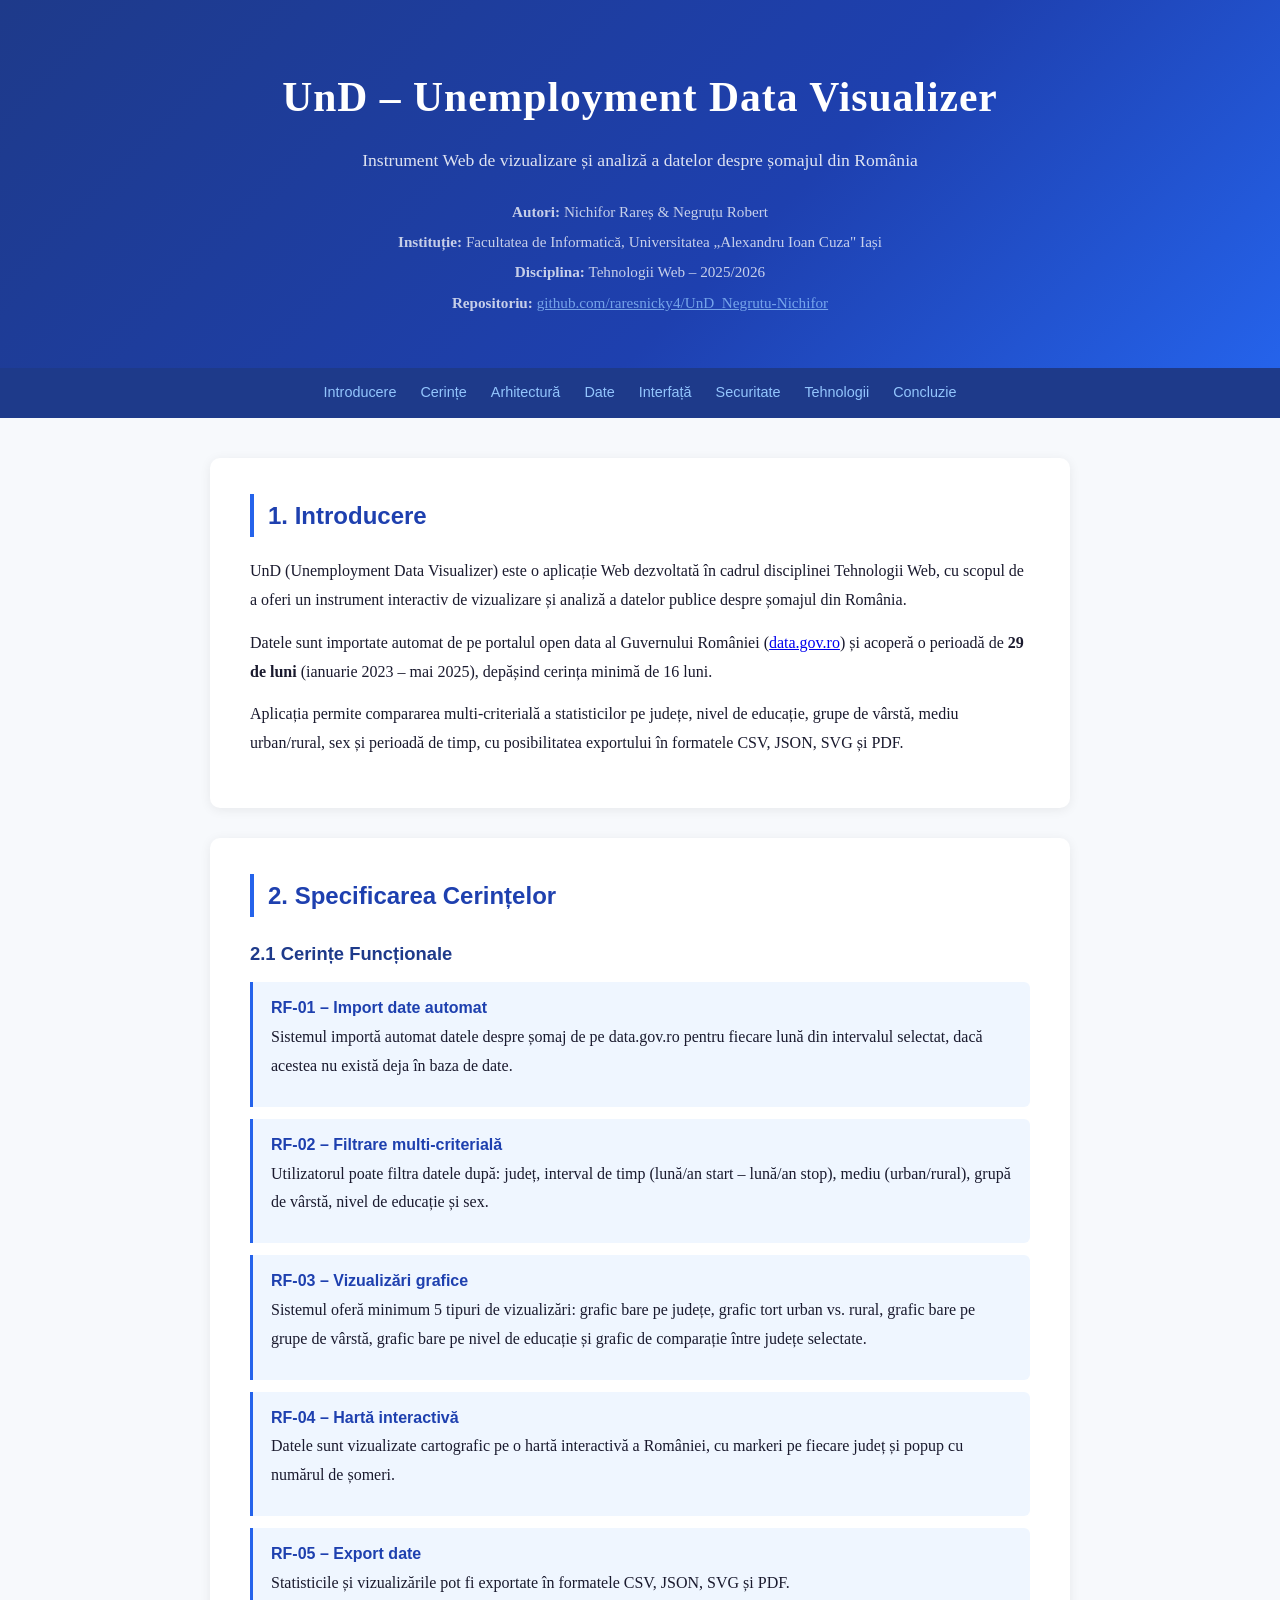
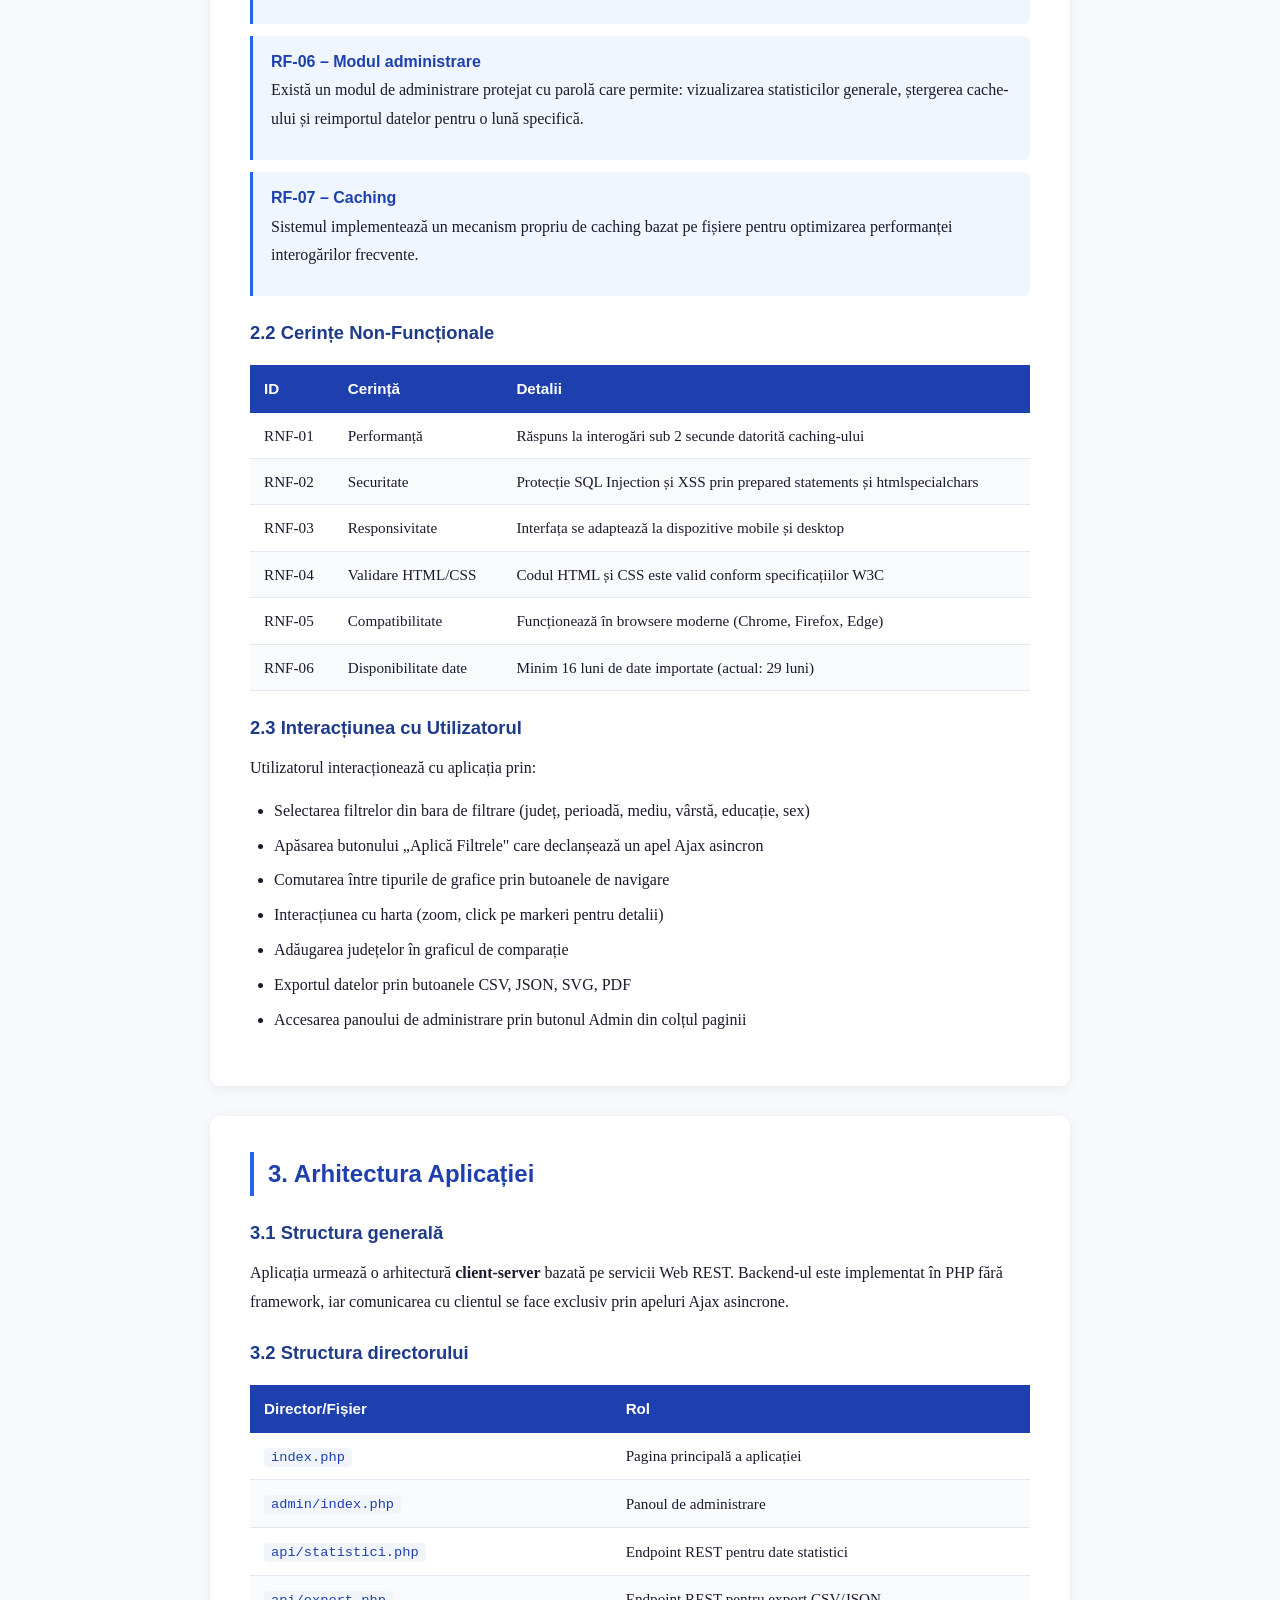
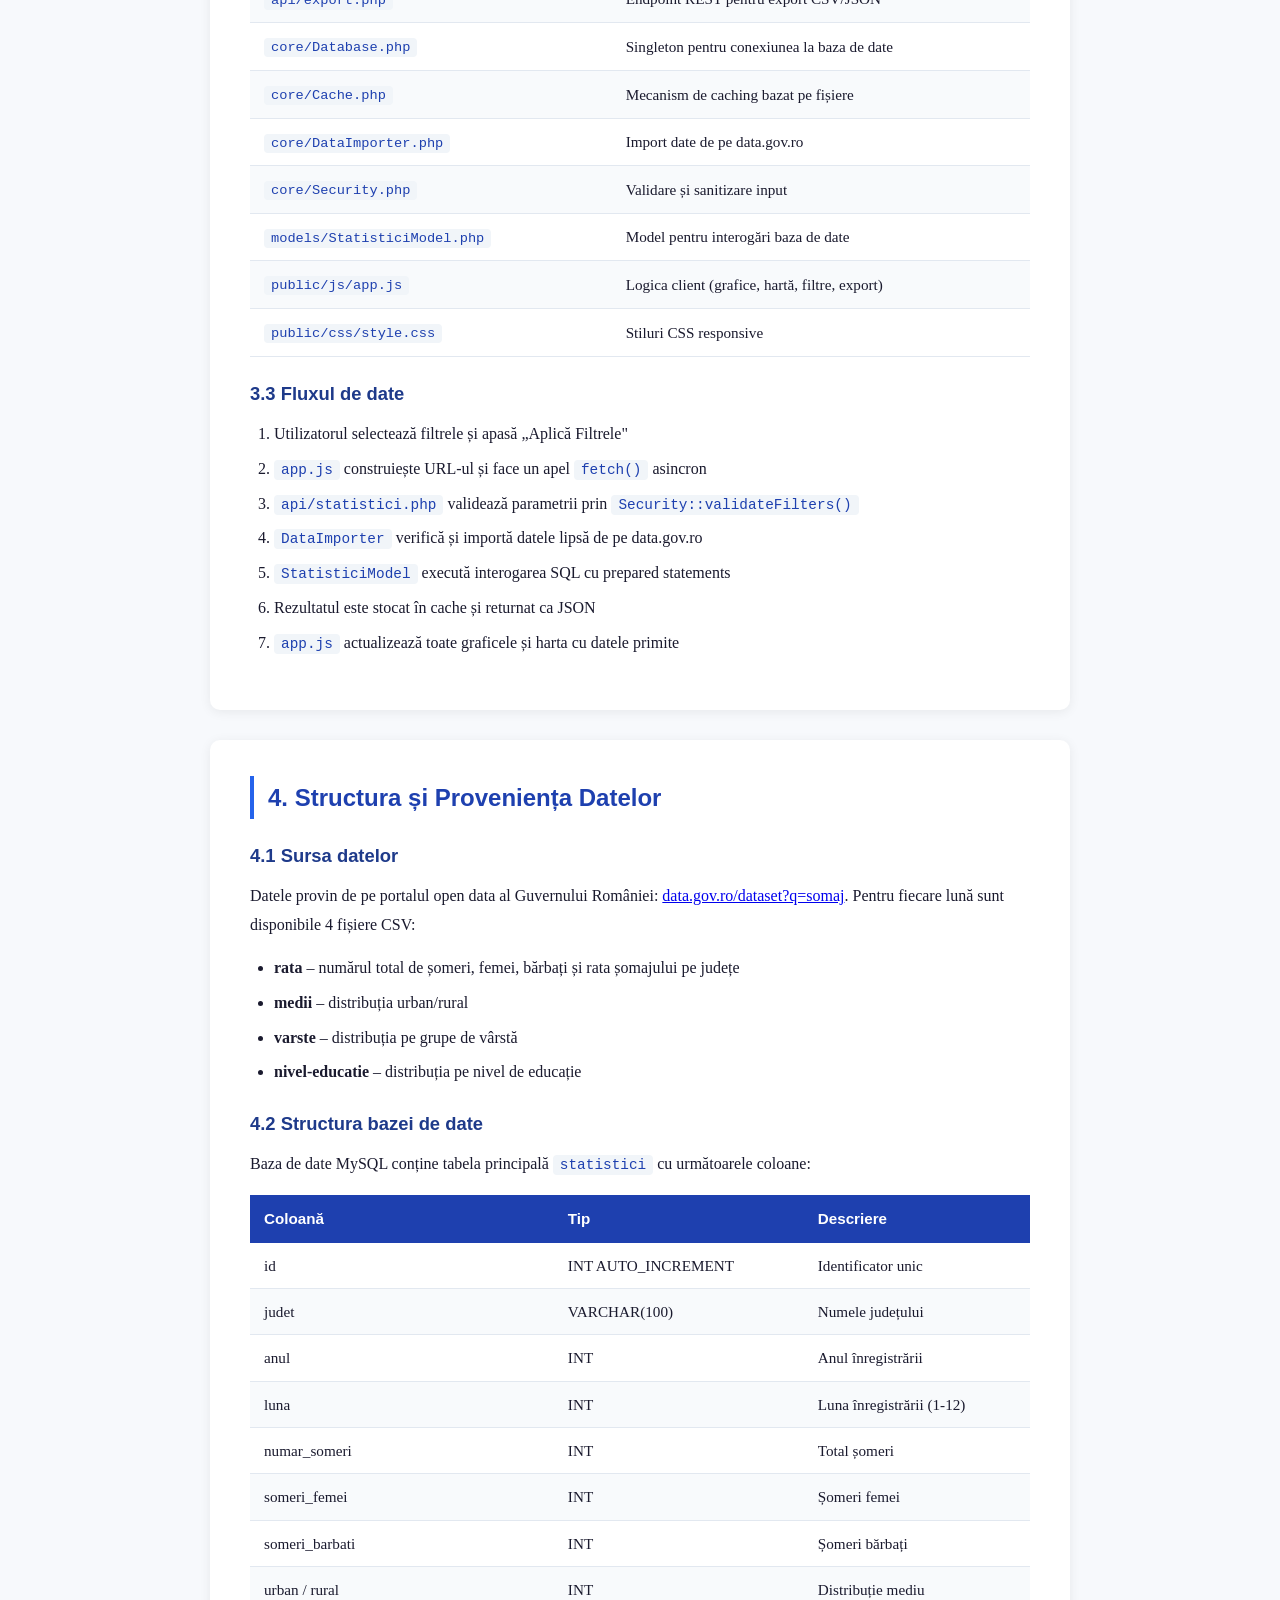
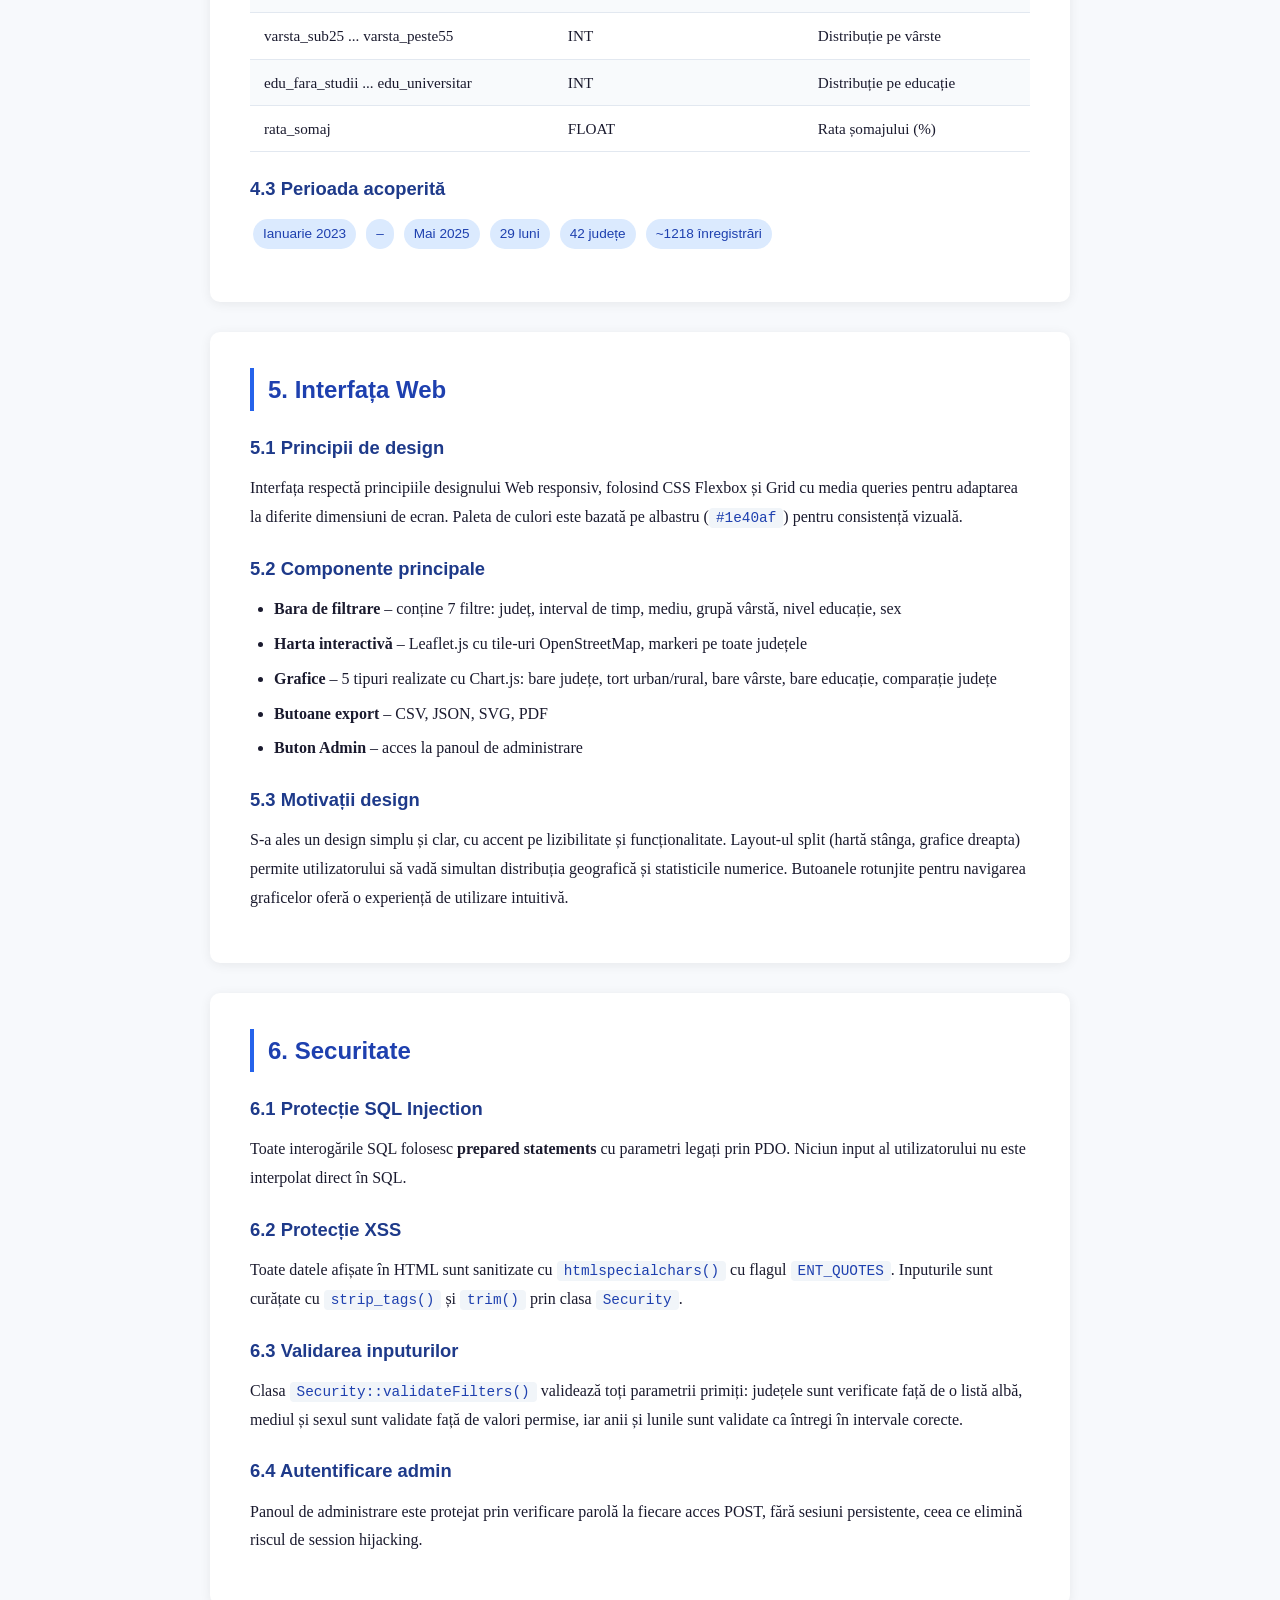
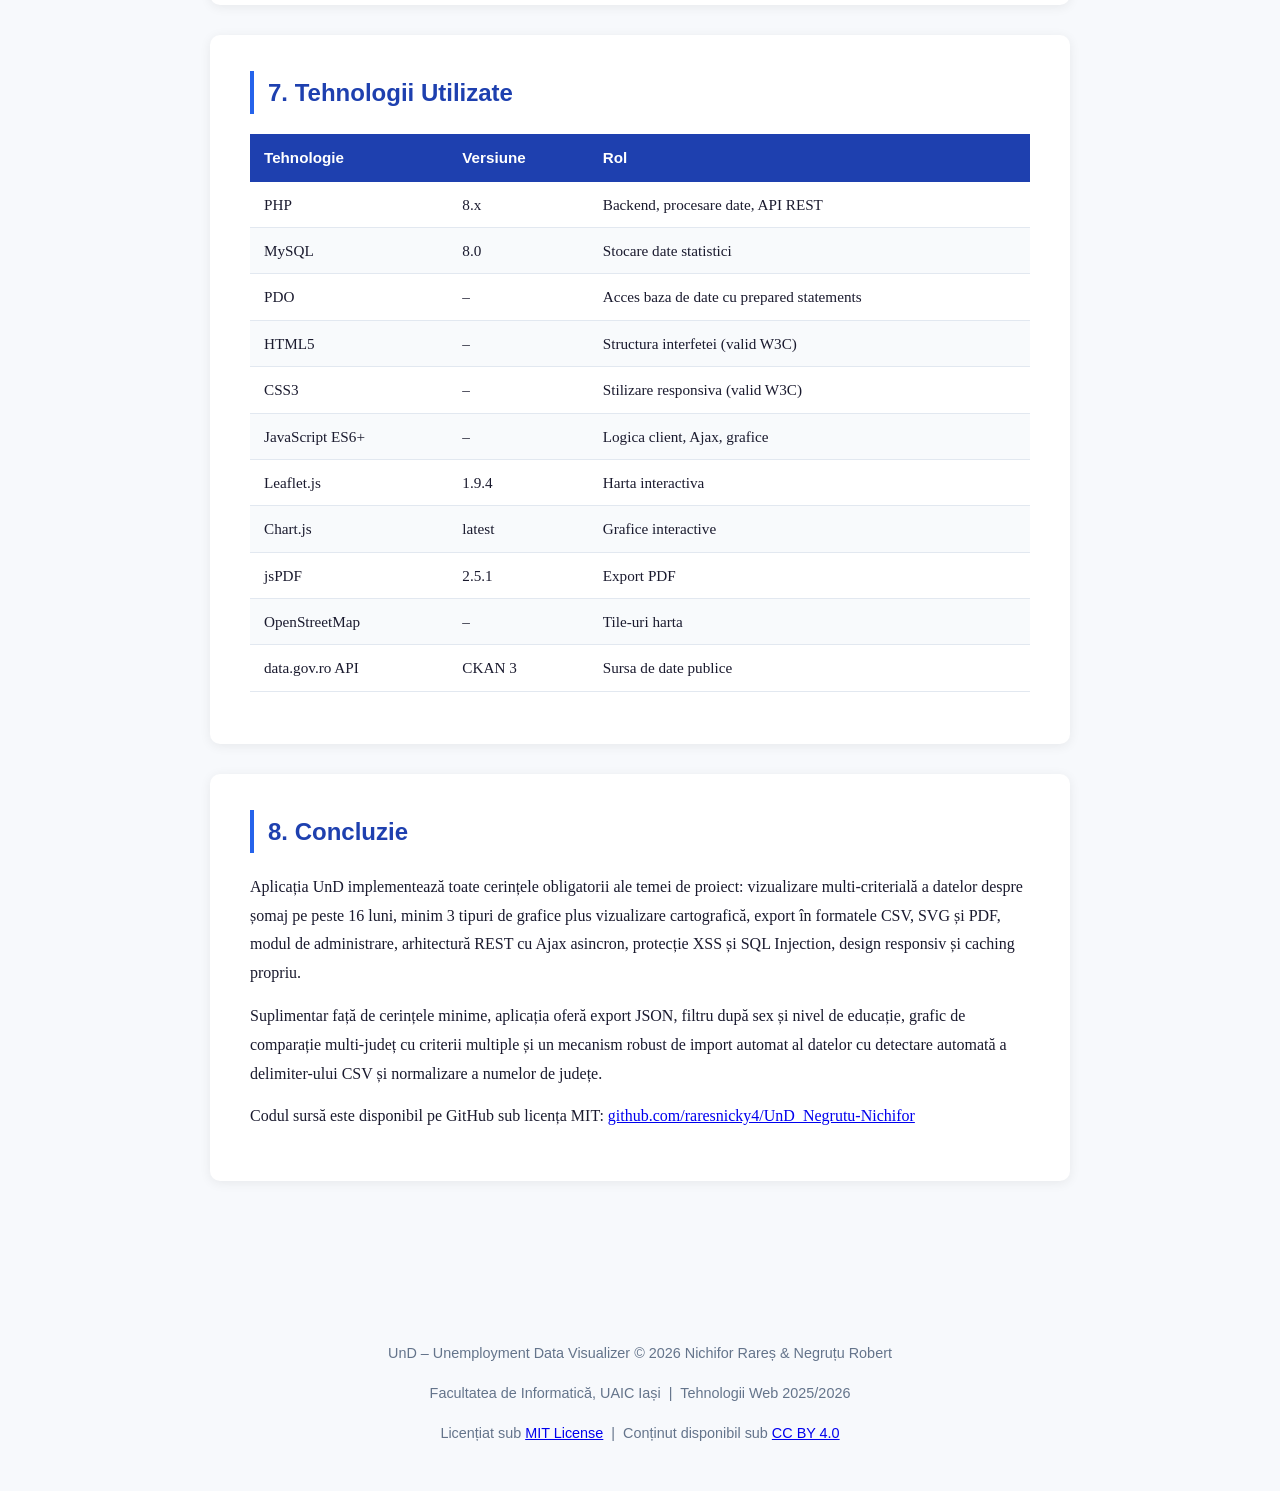
<file: docs/index.html>
<!DOCTYPE html>
<html lang="ro">
<head>
    <meta charset="UTF-8">
    <meta name="viewport" content="width=device-width, initial-scale=1.0">
    <title>UnD – Unemployment Data Visualizer – Raport Tehnic</title>
    <style>
        * { box-sizing: border-box; margin: 0; padding: 0; }

        body {
            font-family: 'Georgia', serif;
            font-size: 16px;
            line-height: 1.8;
            color: #1a1a2e;
            background: #f7f9fc;
        }

        header {
            background: linear-gradient(135deg, #1e3a8a 0%, #1e40af 60%, #2563eb 100%);
            color: white;
            padding: 60px 40px 50px;
            text-align: center;
        }

        header h1 {
            font-size: 2.6em;
            font-weight: bold;
            letter-spacing: 1px;
            margin-bottom: 10px;
        }

        header p.subtitle {
            font-size: 1.1em;
            opacity: 0.85;
            margin-bottom: 20px;
        }

        header .meta {
            font-size: 0.95em;
            opacity: 0.75;
            line-height: 2;
        }

        nav {
            background: #1e3a8a;
            padding: 12px 40px;
            display: flex;
            gap: 24px;
            flex-wrap: wrap;
            justify-content: center;
            position: sticky;
            top: 0;
            z-index: 100;
        }

        nav a {
            color: #93c5fd;
            text-decoration: none;
            font-size: 0.9em;
            font-family: 'Segoe UI', sans-serif;
            transition: color 0.2s;
        }

        nav a:hover { color: white; }

        main {
            max-width: 900px;
            margin: 40px auto;
            padding: 0 20px 60px;
        }

        section {
            background: white;
            border-radius: 10px;
            padding: 36px 40px;
            margin-bottom: 30px;
            box-shadow: 0 2px 12px rgba(0,0,0,0.07);
        }

        h2 {
            font-size: 1.5em;
            color: #1e40af;
            border-left: 4px solid #2563eb;
            padding-left: 14px;
            margin-bottom: 20px;
            font-family: 'Segoe UI', sans-serif;
        }

        h3 {
            font-size: 1.15em;
            color: #1e3a8a;
            margin: 20px 0 10px;
            font-family: 'Segoe UI', sans-serif;
        }

        p { margin-bottom: 14px; }

        ul, ol {
            margin: 10px 0 16px 24px;
        }

        li { margin-bottom: 6px; }

        table {
            width: 100%;
            border-collapse: collapse;
            margin: 16px 0;
            font-size: 0.95em;
        }

        th {
            background: #1e40af;
            color: white;
            padding: 10px 14px;
            text-align: left;
            font-family: 'Segoe UI', sans-serif;
        }

        td {
            padding: 9px 14px;
            border-bottom: 1px solid #e2e8f0;
        }

        tr:nth-child(even) { background: #f8fafc; }

        code {
            background: #f1f5f9;
            padding: 2px 7px;
            border-radius: 4px;
            font-size: 0.9em;
            font-family: 'Courier New', monospace;
            color: #1e40af;
        }

        .badge {
            display: inline-block;
            background: #dbeafe;
            color: #1e40af;
            padding: 3px 10px;
            border-radius: 20px;
            font-size: 0.85em;
            font-family: 'Segoe UI', sans-serif;
            margin: 3px;
        }

        .req-box {
            border-left: 3px solid #2563eb;
            background: #eff6ff;
            padding: 12px 18px;
            margin: 12px 0;
            border-radius: 0 6px 6px 0;
        }

        .req-box strong {
            color: #1e40af;
            font-family: 'Segoe UI', sans-serif;
        }

        footer {
            text-align: center;
            padding: 30px;
            color: #64748b;
            font-size: 0.9em;
            font-family: 'Segoe UI', sans-serif;
        }

        @media (max-width: 600px) {
            header { padding: 40px 20px; }
            header h1 { font-size: 1.8em; }
            section { padding: 24px 20px; }
        }
    </style>
</head>
<body>

<header>
    <h1>UnD – Unemployment Data Visualizer</h1>
    <p class="subtitle">Instrument Web de vizualizare și analiză a datelor despre șomajul din România</p>
    <div class="meta">
        <div><strong>Autori:</strong> Nichifor Rareș &amp; Negruțu Robert</div>
        <div><strong>Instituție:</strong> Facultatea de Informatică, Universitatea „Alexandru Ioan Cuza" Iași</div>
        <div><strong>Disciplina:</strong> Tehnologii Web – 2025/2026</div>
        <div><strong>Repositoriu:</strong> <a href="https://github.com/raresnicky4/UnD_Negrutu-Nichifor" style="color:#93c5fd;">github.com/raresnicky4/UnD_Negrutu-Nichifor</a></div>
    </div>
</header>

<nav>
    <a href="#introducere">Introducere</a>
    <a href="#cerinte">Cerințe</a>
    <a href="#arhitectura">Arhitectură</a>
    <a href="#date">Date</a>
    <a href="#interfata">Interfață</a>
    <a href="#securitate">Securitate</a>
    <a href="#tehnologii">Tehnologii</a>
    <a href="#concluzie">Concluzie</a>
</nav>

<main>

    <!-- 1. Introducere -->
    <section id="introducere">
        <h2>1. Introducere</h2>
        <p>
            UnD (Unemployment Data Visualizer) este o aplicație Web dezvoltată în cadrul disciplinei
            Tehnologii Web, cu scopul de a oferi un instrument interactiv de vizualizare și analiză
            a datelor publice despre șomajul din România.
        </p>
        <p>
            Datele sunt importate automat de pe portalul open data al Guvernului României
            (<a href="https://data.gov.ro" target="_blank">data.gov.ro</a>) și acoperă o perioadă
            de <strong>29 de luni</strong> (ianuarie 2023 – mai 2025), depășind cerința minimă de 16 luni.
        </p>
        <p>
            Aplicația permite compararea multi-criterială a statisticilor pe județe, nivel de educație,
            grupe de vârstă, mediu urban/rural, sex și perioadă de timp, cu posibilitatea exportului
            în formatele CSV, JSON, SVG și PDF.
        </p>
    </section>

    <!-- 2. Cerinte -->
    <section id="cerinte">
        <h2>2. Specificarea Cerințelor</h2>

        <h3>2.1 Cerințe Funcționale</h3>

        <div class="req-box">
            <strong>RF-01 – Import date automat</strong>
            <p>Sistemul importă automat datele despre șomaj de pe data.gov.ro pentru fiecare lună
            din intervalul selectat, dacă acestea nu există deja în baza de date.</p>
        </div>

        <div class="req-box">
            <strong>RF-02 – Filtrare multi-criterială</strong>
            <p>Utilizatorul poate filtra datele după: județ, interval de timp (lună/an start – lună/an stop),
            mediu (urban/rural), grupă de vârstă, nivel de educație și sex.</p>
        </div>

        <div class="req-box">
            <strong>RF-03 – Vizualizări grafice</strong>
            <p>Sistemul oferă minimum 5 tipuri de vizualizări: grafic bare pe județe, grafic tort
            urban vs. rural, grafic bare pe grupe de vârstă, grafic bare pe nivel de educație
            și grafic de comparație între județe selectate.</p>
        </div>

        <div class="req-box">
            <strong>RF-04 – Hartă interactivă</strong>
            <p>Datele sunt vizualizate cartografic pe o hartă interactivă a României, cu markeri
            pe fiecare județ și popup cu numărul de șomeri.</p>
        </div>

        <div class="req-box">
            <strong>RF-05 – Export date</strong>
            <p>Statisticile și vizualizările pot fi exportate în formatele CSV, JSON, SVG și PDF.</p>
        </div>

        <div class="req-box">
            <strong>RF-06 – Modul administrare</strong>
            <p>Există un modul de administrare protejat cu parolă care permite: vizualizarea
            statisticilor generale, ștergerea cache-ului și reimportul datelor pentru o lună specifică.</p>
        </div>

        <div class="req-box">
            <strong>RF-07 – Caching</strong>
            <p>Sistemul implementează un mecanism propriu de caching bazat pe fișiere pentru
            optimizarea performanței interogărilor frecvente.</p>
        </div>

        <h3>2.2 Cerințe Non-Funcționale</h3>

        <table>
            <thead>
                <tr><th>ID</th><th>Cerință</th><th>Detalii</th></tr>
            </thead>
            <tbody>
                <tr><td>RNF-01</td><td>Performanță</td><td>Răspuns la interogări sub 2 secunde datorită caching-ului</td></tr>
                <tr><td>RNF-02</td><td>Securitate</td><td>Protecție SQL Injection și XSS prin prepared statements și htmlspecialchars</td></tr>
                <tr><td>RNF-03</td><td>Responsivitate</td><td>Interfața se adaptează la dispozitive mobile și desktop</td></tr>
                <tr><td>RNF-04</td><td>Validare HTML/CSS</td><td>Codul HTML și CSS este valid conform specificațiilor W3C</td></tr>
                <tr><td>RNF-05</td><td>Compatibilitate</td><td>Funcționează în browsere moderne (Chrome, Firefox, Edge)</td></tr>
                <tr><td>RNF-06</td><td>Disponibilitate date</td><td>Minim 16 luni de date importate (actual: 29 luni)</td></tr>
            </tbody>
        </table>

        <h3>2.3 Interacțiunea cu Utilizatorul</h3>
        <p>Utilizatorul interacționează cu aplicația prin:</p>
        <ul>
            <li>Selectarea filtrelor din bara de filtrare (județ, perioadă, mediu, vârstă, educație, sex)</li>
            <li>Apăsarea butonului „Aplică Filtrele" care declanșează un apel Ajax asincron</li>
            <li>Comutarea între tipurile de grafice prin butoanele de navigare</li>
            <li>Interacțiunea cu harta (zoom, click pe markeri pentru detalii)</li>
            <li>Adăugarea județelor în graficul de comparație</li>
            <li>Exportul datelor prin butoanele CSV, JSON, SVG, PDF</li>
            <li>Accesarea panoului de administrare prin butonul Admin din colțul paginii</li>
        </ul>
    </section>

    <!-- 3. Arhitectura -->
    <section id="arhitectura">
        <h2>3. Arhitectura Aplicației</h2>

        <h3>3.1 Structura generală</h3>
        <p>
            Aplicația urmează o arhitectură <strong>client-server</strong> bazată pe servicii Web REST.
            Backend-ul este implementat în PHP fără framework, iar comunicarea cu clientul se face
            exclusiv prin apeluri Ajax asincrone.
        </p>

        <h3>3.2 Structura directorului</h3>
        <table>
            <thead>
                <tr><th>Director/Fișier</th><th>Rol</th></tr>
            </thead>
            <tbody>
                <tr><td><code>index.php</code></td><td>Pagina principală a aplicației</td></tr>
                <tr><td><code>admin/index.php</code></td><td>Panoul de administrare</td></tr>
                <tr><td><code>api/statistici.php</code></td><td>Endpoint REST pentru date statistici</td></tr>
                <tr><td><code>api/export.php</code></td><td>Endpoint REST pentru export CSV/JSON</td></tr>
                <tr><td><code>core/Database.php</code></td><td>Singleton pentru conexiunea la baza de date</td></tr>
                <tr><td><code>core/Cache.php</code></td><td>Mecanism de caching bazat pe fișiere</td></tr>
                <tr><td><code>core/DataImporter.php</code></td><td>Import date de pe data.gov.ro</td></tr>
                <tr><td><code>core/Security.php</code></td><td>Validare și sanitizare input</td></tr>
                <tr><td><code>models/StatisticiModel.php</code></td><td>Model pentru interogări baza de date</td></tr>
                <tr><td><code>public/js/app.js</code></td><td>Logica client (grafice, hartă, filtre, export)</td></tr>
                <tr><td><code>public/css/style.css</code></td><td>Stiluri CSS responsive</td></tr>
            </tbody>
        </table>

        <h3>3.3 Fluxul de date</h3>
        <ol>
            <li>Utilizatorul selectează filtrele și apasă „Aplică Filtrele"</li>
            <li><code>app.js</code> construiește URL-ul și face un apel <code>fetch()</code> asincron</li>
            <li><code>api/statistici.php</code> validează parametrii prin <code>Security::validateFilters()</code></li>
            <li><code>DataImporter</code> verifică și importă datele lipsă de pe data.gov.ro</li>
            <li><code>StatisticiModel</code> execută interogarea SQL cu prepared statements</li>
            <li>Rezultatul este stocat în cache și returnat ca JSON</li>
            <li><code>app.js</code> actualizează toate graficele și harta cu datele primite</li>
        </ol>
    </section>

    <!-- 4. Date -->
    <section id="date">
        <h2>4. Structura și Proveniența Datelor</h2>

        <h3>4.1 Sursa datelor</h3>
        <p>
            Datele provin de pe portalul open data al Guvernului României:
            <a href="https://data.gov.ro/dataset?q=somaj" target="_blank">data.gov.ro/dataset?q=somaj</a>.
            Pentru fiecare lună sunt disponibile 4 fișiere CSV:
        </p>
        <ul>
            <li><strong>rata</strong> – numărul total de șomeri, femei, bărbați și rata șomajului pe județe</li>
            <li><strong>medii</strong> – distribuția urban/rural</li>
            <li><strong>varste</strong> – distribuția pe grupe de vârstă</li>
            <li><strong>nivel-educatie</strong> – distribuția pe nivel de educație</li>
        </ul>

        <h3>4.2 Structura bazei de date</h3>
        <p>Baza de date MySQL conține tabela principală <code>statistici</code> cu următoarele coloane:</p>
        <table>
            <thead>
                <tr><th>Coloană</th><th>Tip</th><th>Descriere</th></tr>
            </thead>
            <tbody>
                <tr><td>id</td><td>INT AUTO_INCREMENT</td><td>Identificator unic</td></tr>
                <tr><td>judet</td><td>VARCHAR(100)</td><td>Numele județului</td></tr>
                <tr><td>anul</td><td>INT</td><td>Anul înregistrării</td></tr>
                <tr><td>luna</td><td>INT</td><td>Luna înregistrării (1-12)</td></tr>
                <tr><td>numar_someri</td><td>INT</td><td>Total șomeri</td></tr>
                <tr><td>someri_femei</td><td>INT</td><td>Șomeri femei</td></tr>
                <tr><td>someri_barbati</td><td>INT</td><td>Șomeri bărbați</td></tr>
                <tr><td>urban / rural</td><td>INT</td><td>Distribuție mediu</td></tr>
                <tr><td>varsta_sub25 ... varsta_peste55</td><td>INT</td><td>Distribuție pe vârste</td></tr>
                <tr><td>edu_fara_studii ... edu_universitar</td><td>INT</td><td>Distribuție pe educație</td></tr>
                <tr><td>rata_somaj</td><td>FLOAT</td><td>Rata șomajului (%)</td></tr>
            </tbody>
        </table>

        <h3>4.3 Perioada acoperită</h3>
        <p>
            <span class="badge">Ianuarie 2023</span>
            <span class="badge">–</span>
            <span class="badge">Mai 2025</span>
            <span class="badge">29 luni</span>
            <span class="badge">42 județe</span>
            <span class="badge">~1218 înregistrări</span>
        </p>
    </section>

    <!-- 5. Interfata -->
    <section id="interfata">
        <h2>5. Interfața Web</h2>

        <h3>5.1 Principii de design</h3>
        <p>
            Interfața respectă principiile designului Web responsiv, folosind CSS Flexbox și Grid
            cu media queries pentru adaptarea la diferite dimensiuni de ecran. Paleta de culori
            este bazată pe albastru (<code>#1e40af</code>) pentru consistență vizuală.
        </p>

        <h3>5.2 Componente principale</h3>
        <ul>
            <li><strong>Bara de filtrare</strong> – conține 7 filtre: județ, interval de timp, mediu, grupă vârstă, nivel educație, sex</li>
            <li><strong>Harta interactivă</strong> – Leaflet.js cu tile-uri OpenStreetMap, markeri pe toate județele</li>
            <li><strong>Grafice</strong> – 5 tipuri realizate cu Chart.js: bare județe, tort urban/rural, bare vârste, bare educație, comparație județe</li>
            <li><strong>Butoane export</strong> – CSV, JSON, SVG, PDF</li>
            <li><strong>Buton Admin</strong> – acces la panoul de administrare</li>
        </ul>

        <h3>5.3 Motivații design</h3>
        <p>
            S-a ales un design simplu și clar, cu accent pe lizibilitate și funcționalitate.
            Layout-ul split (hartă stânga, grafice dreapta) permite utilizatorului să vadă
            simultan distribuția geografică și statisticile numerice. Butoanele rotunjite
            pentru navigarea graficelor oferă o experiență de utilizare intuitivă.
        </p>
    </section>

    <!-- 6. Securitate -->
    <section id="securitate">
        <h2>6. Securitate</h2>

        <h3>6.1 Protecție SQL Injection</h3>
        <p>
            Toate interogările SQL folosesc <strong>prepared statements</strong> cu parametri
            legați prin PDO. Niciun input al utilizatorului nu este interpolat direct în SQL.
        </p>

        <h3>6.2 Protecție XSS</h3>
        <p>
            Toate datele afișate în HTML sunt sanitizate cu <code>htmlspecialchars()</code>
            cu flagul <code>ENT_QUOTES</code>. Inputurile sunt curățate cu <code>strip_tags()</code>
            și <code>trim()</code> prin clasa <code>Security</code>.
        </p>

        <h3>6.3 Validarea inputurilor</h3>
        <p>
            Clasa <code>Security::validateFilters()</code> validează toți parametrii primiți:
            județele sunt verificate față de o listă albă, mediul și sexul sunt validate
            față de valori permise, iar anii și lunile sunt validate ca întregi în intervale corecte.
        </p>

        <h3>6.4 Autentificare admin</h3>
        <p>
            Panoul de administrare este protejat prin verificare parolă la fiecare acces POST,
            fără sesiuni persistente, ceea ce elimină riscul de session hijacking.
        </p>
    </section>

    <!-- 7. Tehnologii -->
    <section id="tehnologii">
        <h2>7. Tehnologii Utilizate</h2>

        <table>
            <thead>
                <tr><th>Tehnologie</th><th>Versiune</th><th>Rol</th></tr>
            </thead>
            <tbody>
                <tr><td>PHP</td><td>8.x</td><td>Backend, procesare date, API REST</td></tr>
                <tr><td>MySQL</td><td>8.0</td><td>Stocare date statistici</td></tr>
                <tr><td>PDO</td><td>–</td><td>Acces baza de date cu prepared statements</td></tr>
                <tr><td>HTML5</td><td>–</td><td>Structura interfetei (valid W3C)</td></tr>
                <tr><td>CSS3</td><td>–</td><td>Stilizare responsiva (valid W3C)</td></tr>
                <tr><td>JavaScript ES6+</td><td>–</td><td>Logica client, Ajax, grafice</td></tr>
                <tr><td>Leaflet.js</td><td>1.9.4</td><td>Harta interactiva</td></tr>
                <tr><td>Chart.js</td><td>latest</td><td>Grafice interactive</td></tr>
                <tr><td>jsPDF</td><td>2.5.1</td><td>Export PDF</td></tr>
                <tr><td>OpenStreetMap</td><td>–</td><td>Tile-uri harta</td></tr>
                <tr><td>data.gov.ro API</td><td>CKAN 3</td><td>Sursa de date publice</td></tr>
            </tbody>
        </table>
    </section>

    <!-- 8. Concluzie -->
    <section id="concluzie">
        <h2>8. Concluzie</h2>
        <p>
            Aplicația UnD implementează toate cerințele obligatorii ale temei de proiect:
            vizualizare multi-criterială a datelor despre șomaj pe peste 16 luni,
            minim 3 tipuri de grafice plus vizualizare cartografică, export în formatele
            CSV, SVG și PDF, modul de administrare, arhitectură REST cu Ajax asincron,
            protecție XSS și SQL Injection, design responsiv și caching propriu.
        </p>
        <p>
            Suplimentar față de cerințele minime, aplicația oferă export JSON, filtru după
            sex și nivel de educație, grafic de comparație multi-județ cu criterii multiple
            și un mecanism robust de import automat al datelor cu detectare automată a
            delimiter-ului CSV și normalizare a numelor de județe.
        </p>
        <p>
            Codul sursă este disponibil pe GitHub sub licența MIT:
            <a href="https://github.com/raresnicky4/UnD_Negrutu-Nichifor" target="_blank">
                github.com/raresnicky4/UnD_Negrutu-Nichifor
            </a>
        </p>
    </section>

</main>

<footer>
    <p>UnD – Unemployment Data Visualizer &copy; 2026 Nichifor Rareș &amp; Negruțu Robert</p>
    <p>Facultatea de Informatică, UAIC Iași &nbsp;|&nbsp; Tehnologii Web 2025/2026</p>
    <p>Licențiat sub <a href="../LICENSE">MIT License</a> &nbsp;|&nbsp;
    Conținut disponibil sub <a href="https://creativecommons.org/licenses/by/4.0/" target="_blank">CC BY 4.0</a></p>
</footer>

</body>
</html>
</file>
